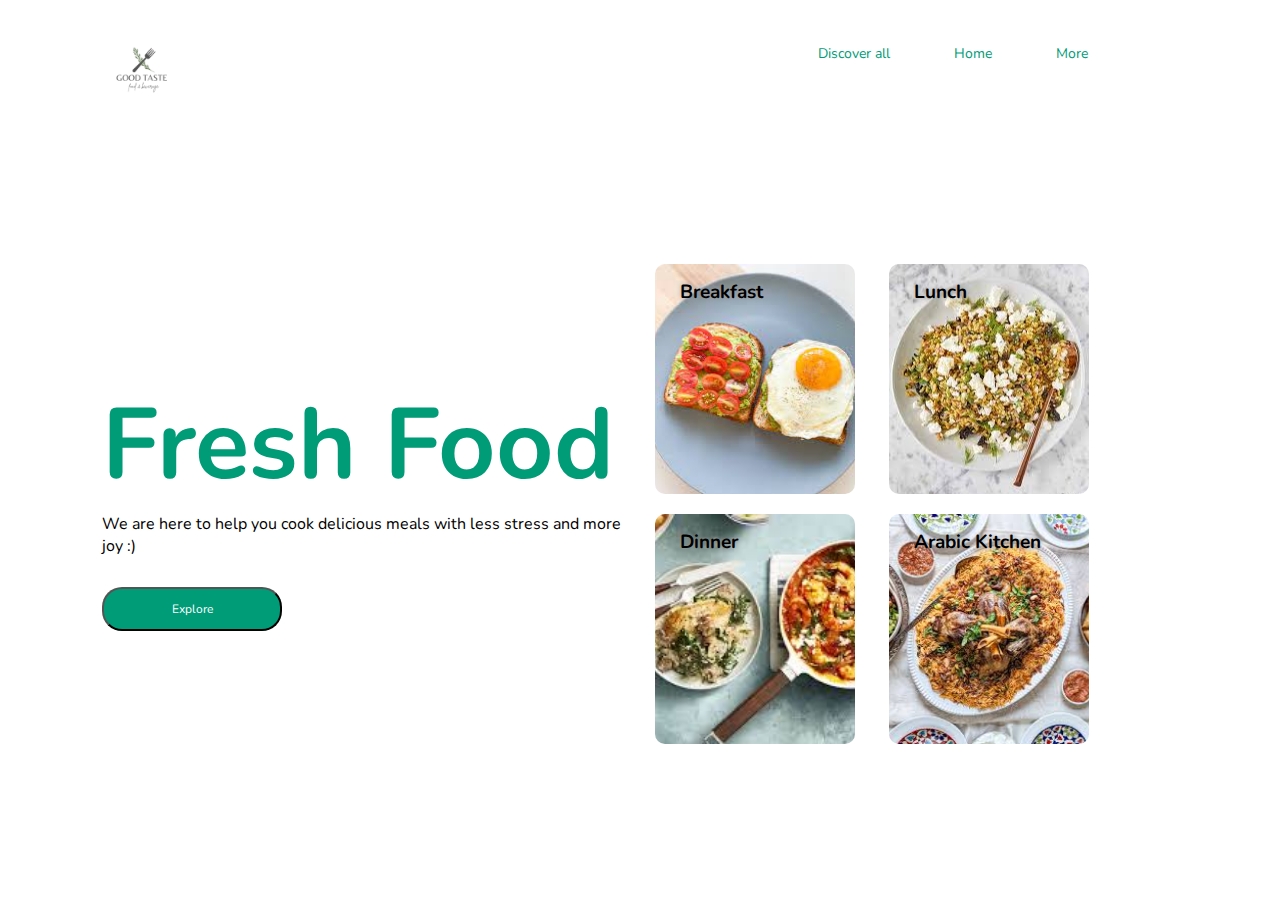
<file: index.html>
<!DOCTYPE html>
<html lang="en">
<head>
    <meta charset="UTF-8">
    <meta http-equiv="X-UA-Compatible" content="IE=edge">
    <meta name="viewport" content="width=device-width, initial-scale=1.0">
    <title>Home Page</title>
    <link rel="stylesheet" href="Home.css">
</head>
<body>
    <div class = "container">
    <div class="navbar">
       <img src="Images/logo.webp" class="logo">
       <a href="https://almohammadi-k.github.io/Home.html"></a>
        <nav>
            <ul>
                <li> <a href="https://almohammadi-k.github.io/allRecipes.html">Discover all </a></li>
                <li> <a href="https://almohammadi-k.github.io/Home.html">Home</a></li>
                <li> <a href="">More</a>
                <ul>
                    <li><a href="https://almohammadi-k.github.io/Healthy.html">Healthy</a></li>
                       <li><a href="https://almohammadi-k.github.io/Drinks.html">Drinks</a></li>
                       <li><a href="https://almohammadi-k.github.io/IndianFood.html">Indian Food</a></li>
                       <li><a href="https://almohammadi-k.github.io/ChineseFood.html">Chinese Food</a></li>
                </ul>
            </li>
            </ul>
        </nav>
</div>

<div class="row">
<div class="col">
<h1>Fresh Food</h1>
<p>
We are here to help you cook delicious meals with less stress and more joy :)
</p>
<button type="button" onclick="window.location.href= 'https://almohammadi-k.github.io/allRecipes.html'">Explore</button>
</div>
<div class="col">
<div class="card card1" onclick="window.location.href= 'https://almohammadi-k.github.io/Breakfast.html'">
        <h5>Breakfast</h5>
</div>

<div class="card card2" onclick="window.location.href= 'https://almohammadi-k.github.io/lunch.html'">
        <h5>Lunch</h5>
</div>

<div class="card card3" onclick="window.location.href= 'https://almohammadi-k.github.io/dinner.html'">
        <h5>Dinner</h5>
</div>

<div class="card card4" onclick="window.location.href= 'https://almohammadi-k.github.io/ArabicKitchen.html'">
        <h5>Arabic Kitchen</h5>
</div>
</div>
</div>


</div>
</div>
        </div>

</div>
</body>
</html>
</file>
<file: Home.css>
@import url("https://fonts.googleapis.com/css2?family=Nunito:ital,wght@0,400;1,300&display=swap");

*{
    margin: 0px;
    padding: 0px;
    box-sizing: border-box;
    font-family: 'Nunito', sans-serif;
}
body{
    display: flex;
    justify-content: center;
    min-height: 100vh;
    align-items: center;
    background: #fff; ;
}

.container{
    width: 100%;
    height: 100vh;
    background-position: center;
    background-size: cover;
    padding-left: 8%;
    padding-right: 8%;
    box-sizing: border-box;
    }

         .row{
            height: 88%;
            display: flex;
            align-items: center;
         }

         .col{
            flex-basis: 50%;
         }
         h1{
            font-size: 100px;
            color: #009b77;
         }
         button{
            width: 180px;
            color: #fff;
            font-size: 12px;
            padding: 12px 0;
            background: #009b77;
            border: 1;
            border-radius: 20px;
            outline: none;
            margin-top: 30px;
         }

         .card{
            width: 200px;
            height: 230px;
            display: inline-block;
            border-radius: 10px;
            padding: 15px 25px;
            box-sizing: border-box;
            cursor: pointer;
            margin: 10px 15px;
            background-size: cover;
            background-position: center;
            
        }

        .card1{
            background-image: url(Images/Breakfast.jpeg);
         }
         .card2{
            background-image: url(Images/lunch.jpeg);
         }
         .card3{
            background-image: url(Images/dinner.jpeg);
         }
         .card4{
            background-image: url(Images/Arabic.jpeg);
         }

         h5{
            color: #000;
            text-shadow: 0 0 5px #999;
            font-size: 19px;
         }

         .card:hover{
            transform: translateY(-10px);
         }


        .logo{
            width: 80px;
            cursor: pointer;
            margin-top: 30px;
        }
        .navbar{
            height: 12%;
            display: flex;
            align-items: center;
        }
        nav{
           flex: 1;
           text-align: right;

        }

        a{
            text-decoration: none;
            color: #000;
            font-size: 12px;
        }

        nav ul{
            float: right;
            list-style: none;
            margin-right: 60px;
            position: relative;
        }
        
        nav ul li{
            display:inline-block;
            margin: 0 15px;
        }
        nav ul li a{
            color: #009b77;
            text-decoration: none;
            line-height: 70px;
            font-size: 14px;
            padding: 8px 15px;
        }
        
        nav ul li a:hover{ 
            border-radius: 5px;
            box-shadow: 0 0 5px #33ffff, 0 0 5px #33ffff;
        
        }
        
        nav ul ul{
            position: absolute;
            top: 90px;
            opacity: 0;
            visibility: hidden;
            transition: top .3s;
        }
        
        
        nav ul li:hover > ul{
            top: 70px;
            opacity: 1;
            visibility: visible;
        }
        
        
        nav ul ul li{
            position: relative;
            margin: 0px;
            width: 150px;
            float: none;
            display: list-item;
            border-bottom: 1px solid rgba(0, 0, 0, 0.3);   
            backdrop-filter: blur(8px);
     
        }
</file>
